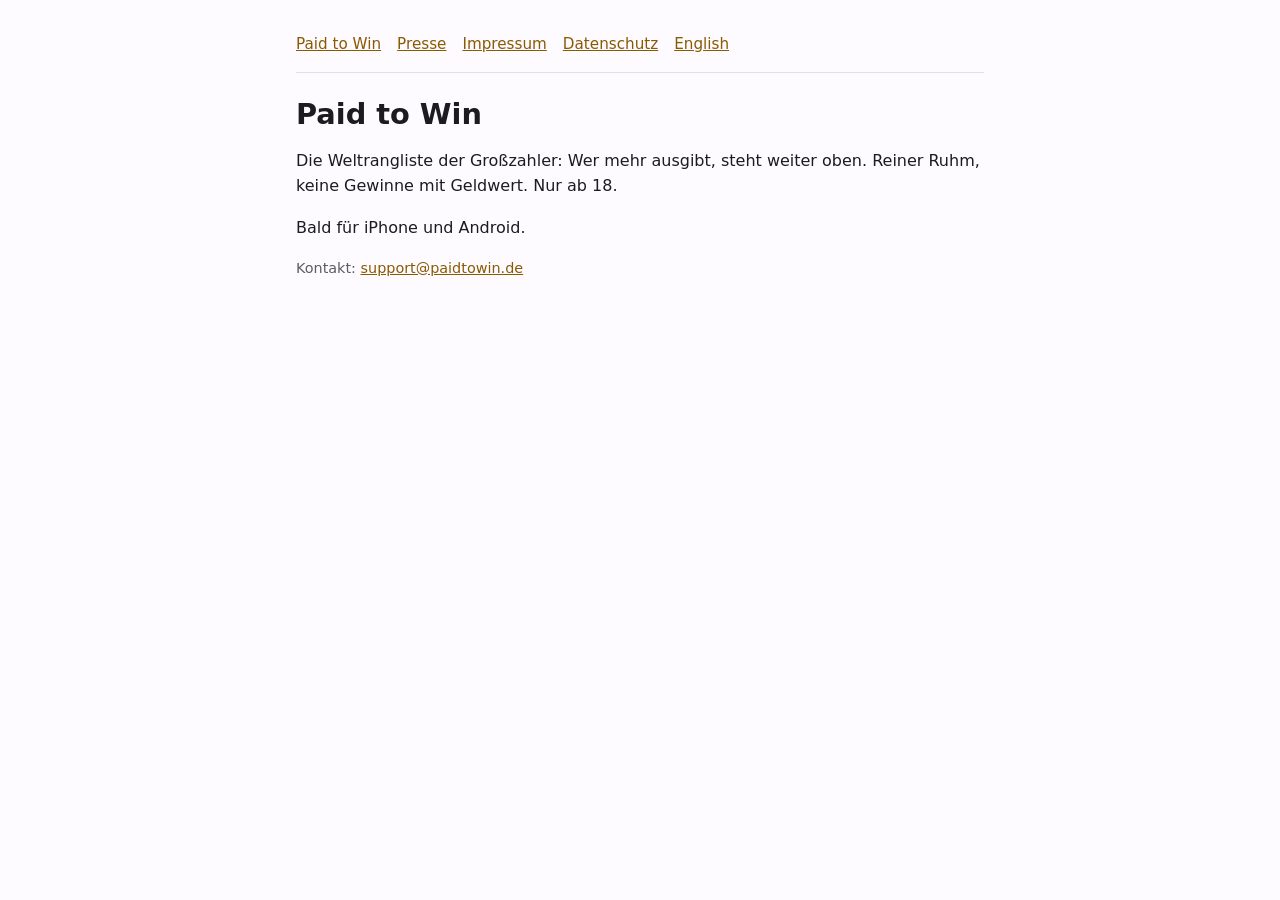
<file: index.html>
<!doctype html>
<html lang="de">
<head>
<meta charset="utf-8">
<meta name="viewport" content="width=device-width, initial-scale=1">
<title>Paid to Win</title>
<link rel="stylesheet" href="/stil.css">
</head>
<body>
<main>
<nav><a href="/">Paid to Win</a><a href="/presse/">Presse</a><a href="/impressum/">Impressum</a><a href="/datenschutz/">Datenschutz</a><a href="/en/">English</a></nav>
<h1>Paid to Win</h1>
<p>Die Weltrangliste der Großzahler: Wer mehr ausgibt, steht weiter oben. Reiner Ruhm, keine Gewinne mit Geldwert. Nur ab 18.</p>
<p>Bald für iPhone und Android.</p>
<p class="leise">Kontakt: <a href="mailto:support@paidtowin.de">support@paidtowin.de</a></p>
</main>
</body>
</html>
</file>
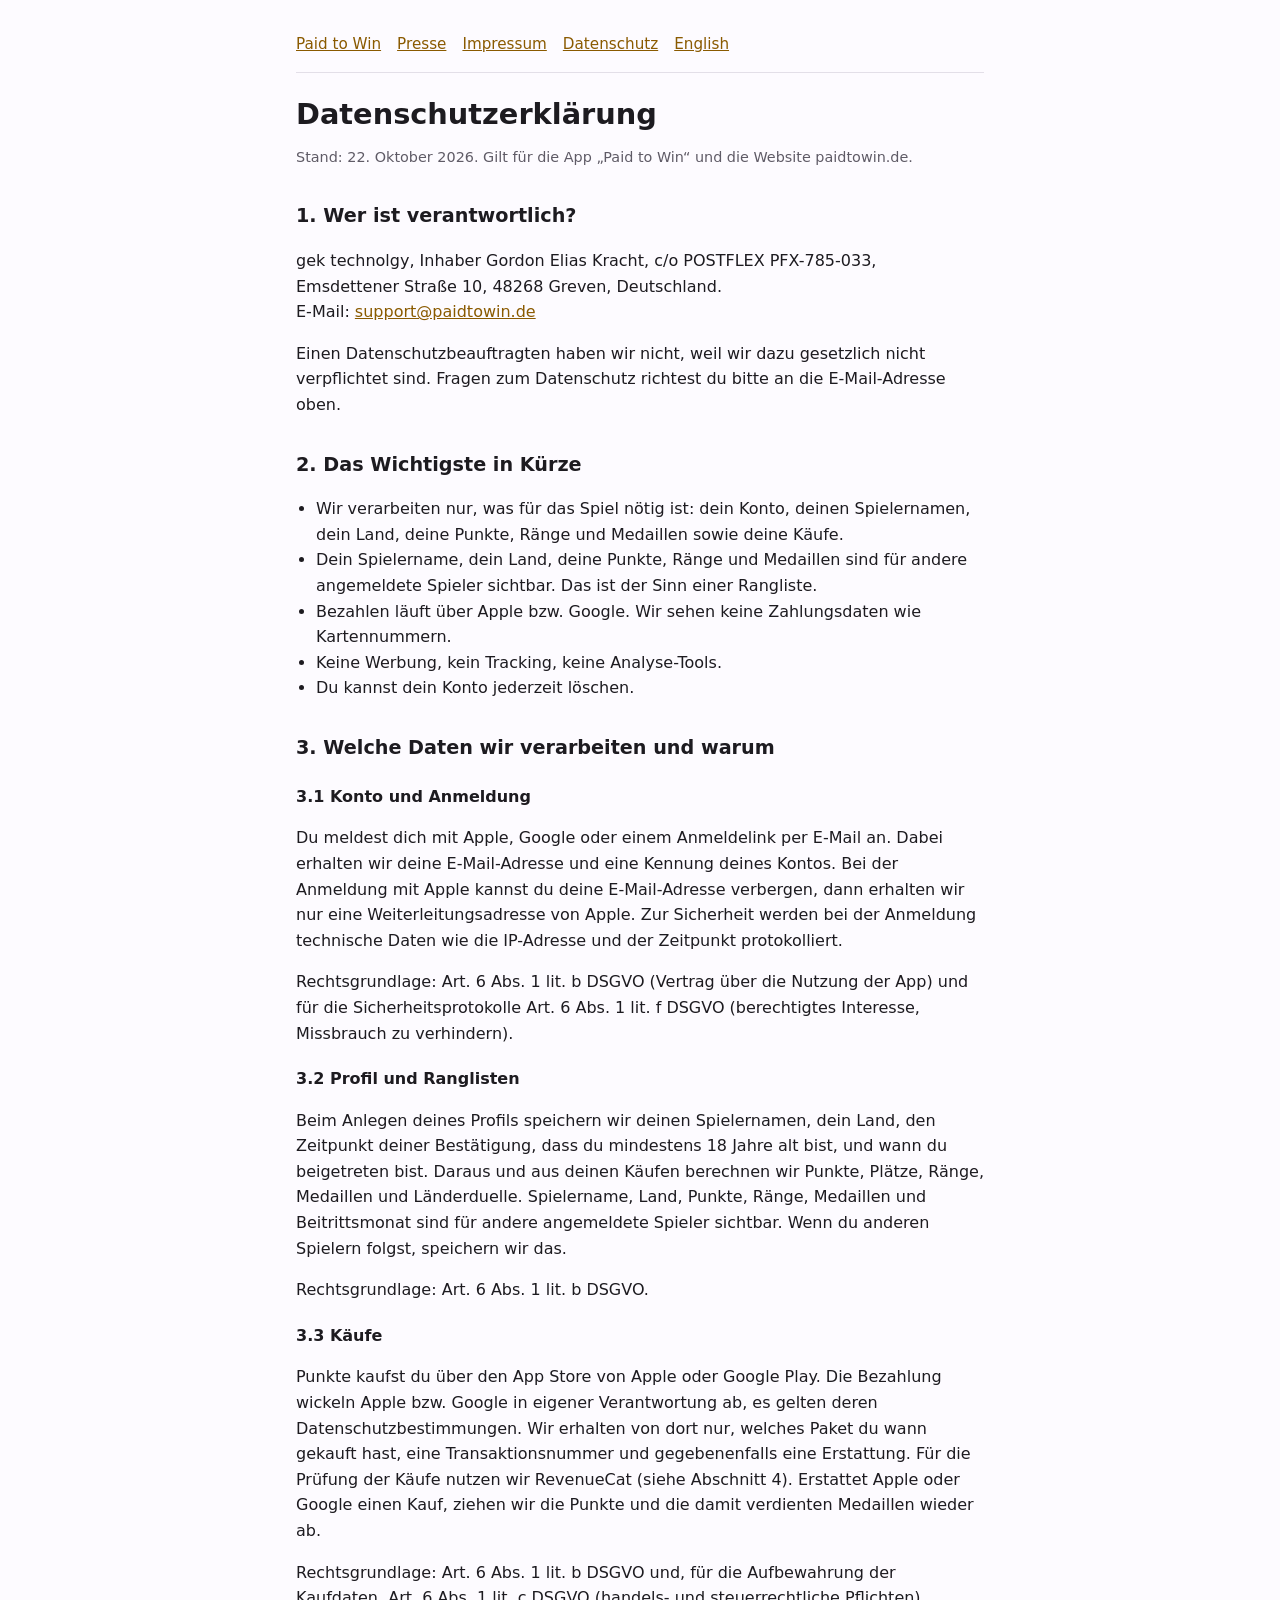
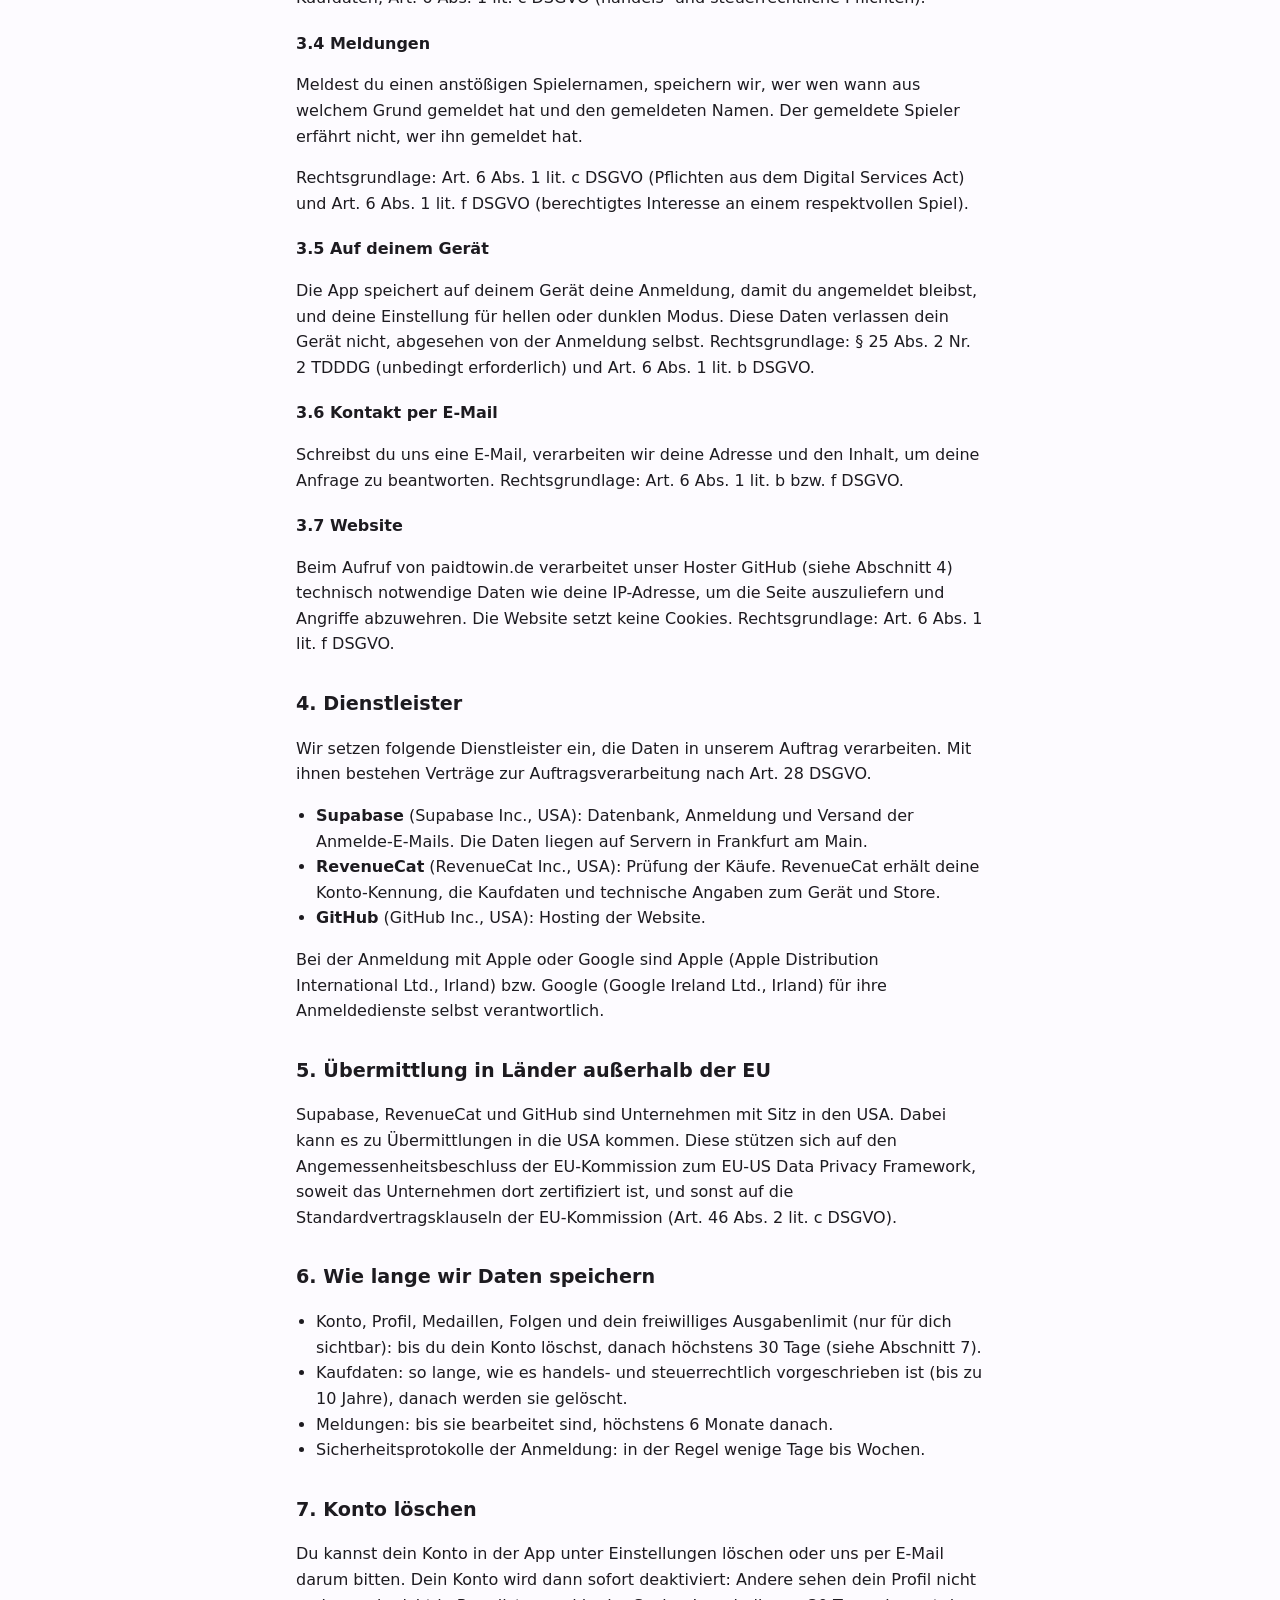
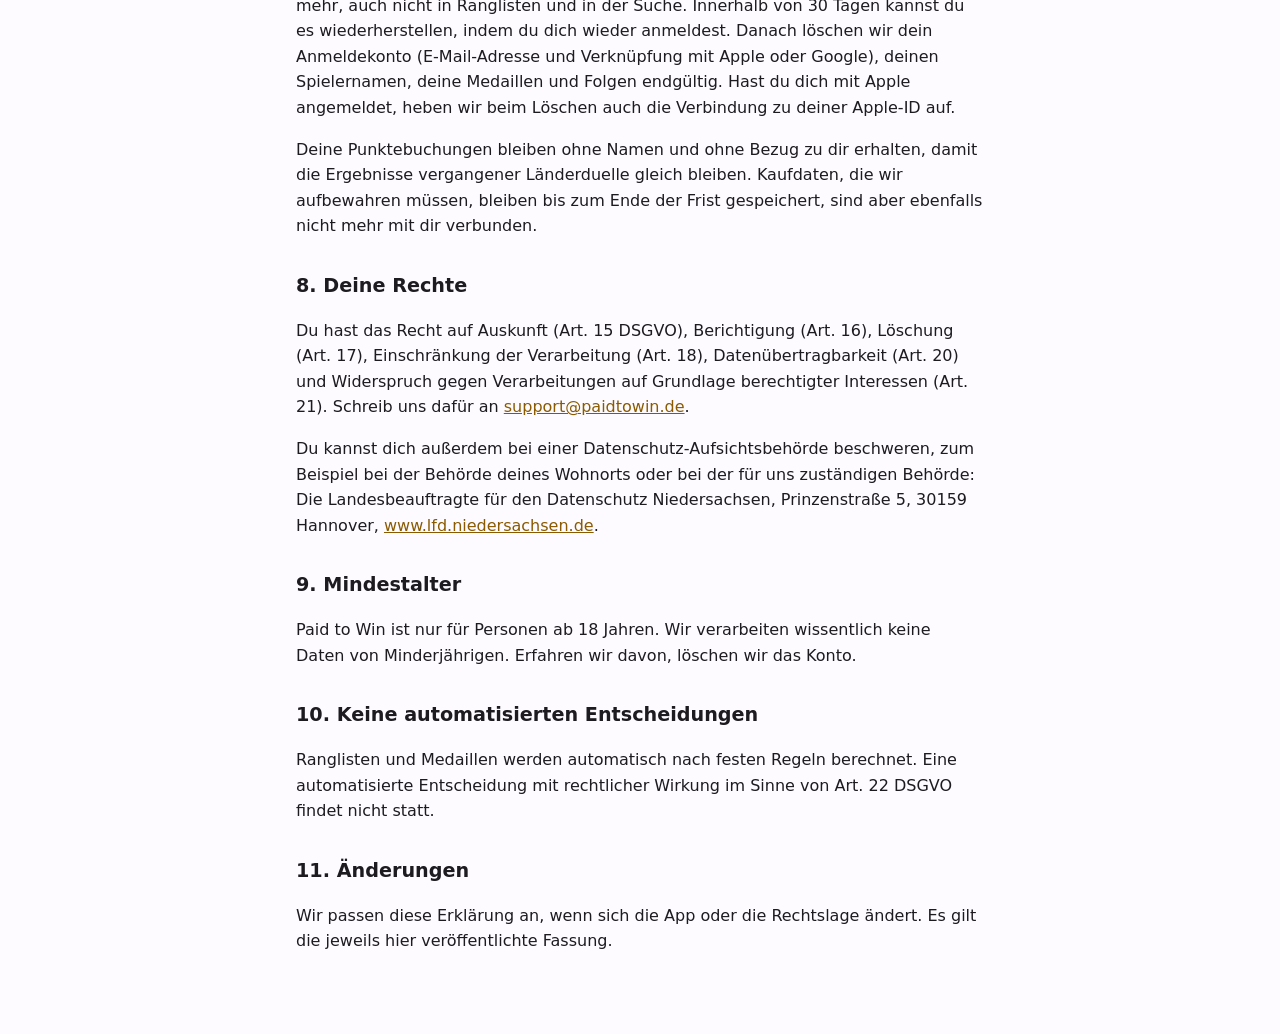
<file: datenschutz/index.html>
<!doctype html>
<html lang="de">
<head>
<meta charset="utf-8">
<meta name="viewport" content="width=device-width, initial-scale=1">
<title>Datenschutzerklärung – Paid to Win</title>
<link rel="stylesheet" href="/stil.css">
</head>
<body>
<main>
<nav><a href="/">Paid to Win</a><a href="/presse/">Presse</a><a href="/impressum/">Impressum</a><a href="/datenschutz/">Datenschutz</a><a href="/en/">English</a></nav>
<h1>Datenschutzerklärung</h1>
<p class="leise">Stand: 22. Oktober 2026. Gilt für die App „Paid to Win“ und die Website paidtowin.de.</p>

<h2>1. Wer ist verantwortlich?</h2>
<p>gek technolgy, Inhaber Gordon Elias Kracht, c/o POSTFLEX PFX-785-033, Emsdettener Straße 10, 48268 Greven, Deutschland.<br>
E-Mail: <a href="mailto:support@paidtowin.de">support@paidtowin.de</a></p>
<p>Einen Datenschutzbeauftragten haben wir nicht, weil wir dazu gesetzlich nicht verpflichtet sind. Fragen zum Datenschutz richtest du bitte an die E-Mail-Adresse oben.</p>

<h2>2. Das Wichtigste in Kürze</h2>
<ul>
<li>Wir verarbeiten nur, was für das Spiel nötig ist: dein Konto, deinen Spielernamen, dein Land, deine Punkte, Ränge und Medaillen sowie deine Käufe.</li>
<li>Dein Spielername, dein Land, deine Punkte, Ränge und Medaillen sind für andere angemeldete Spieler sichtbar. Das ist der Sinn einer Rangliste.</li>
<li>Bezahlen läuft über Apple bzw. Google. Wir sehen keine Zahlungsdaten wie Kartennummern.</li>
<li>Keine Werbung, kein Tracking, keine Analyse-Tools.</li>
<li>Du kannst dein Konto jederzeit löschen.</li>
</ul>

<h2>3. Welche Daten wir verarbeiten und warum</h2>

<h3>3.1 Konto und Anmeldung</h3>
<p>Du meldest dich mit Apple, Google oder einem Anmeldelink per E-Mail an. Dabei erhalten wir deine E-Mail-Adresse und eine Kennung deines Kontos. Bei der Anmeldung mit Apple kannst du deine E-Mail-Adresse verbergen, dann erhalten wir nur eine Weiterleitungsadresse von Apple. Zur Sicherheit werden bei der Anmeldung technische Daten wie die IP-Adresse und der Zeitpunkt protokolliert.</p>
<p>Rechtsgrundlage: Art. 6 Abs. 1 lit. b DSGVO (Vertrag über die Nutzung der App) und für die Sicherheitsprotokolle Art. 6 Abs. 1 lit. f DSGVO (berechtigtes Interesse, Missbrauch zu verhindern).</p>

<h3>3.2 Profil und Ranglisten</h3>
<p>Beim Anlegen deines Profils speichern wir deinen Spielernamen, dein Land, den Zeitpunkt deiner Bestätigung, dass du mindestens 18 Jahre alt bist, und wann du beigetreten bist. Daraus und aus deinen Käufen berechnen wir Punkte, Plätze, Ränge, Medaillen und Länderduelle. Spielername, Land, Punkte, Ränge, Medaillen und Beitrittsmonat sind für andere angemeldete Spieler sichtbar. Wenn du anderen Spielern folgst, speichern wir das.</p>
<p>Rechtsgrundlage: Art. 6 Abs. 1 lit. b DSGVO.</p>

<h3>3.3 Käufe</h3>
<p>Punkte kaufst du über den App Store von Apple oder Google Play. Die Bezahlung wickeln Apple bzw. Google in eigener Verantwortung ab, es gelten deren Datenschutzbestimmungen. Wir erhalten von dort nur, welches Paket du wann gekauft hast, eine Transaktionsnummer und gegebenenfalls eine Erstattung. Für die Prüfung der Käufe nutzen wir RevenueCat (siehe Abschnitt 4). Erstattet Apple oder Google einen Kauf, ziehen wir die Punkte und die damit verdienten Medaillen wieder ab.</p>
<p>Rechtsgrundlage: Art. 6 Abs. 1 lit. b DSGVO und, für die Aufbewahrung der Kaufdaten, Art. 6 Abs. 1 lit. c DSGVO (handels- und steuerrechtliche Pflichten).</p>

<h3>3.4 Meldungen</h3>
<p>Meldest du einen anstößigen Spielernamen, speichern wir, wer wen wann aus welchem Grund gemeldet hat und den gemeldeten Namen. Der gemeldete Spieler erfährt nicht, wer ihn gemeldet hat.</p>
<p>Rechtsgrundlage: Art. 6 Abs. 1 lit. c DSGVO (Pflichten aus dem Digital Services Act) und Art. 6 Abs. 1 lit. f DSGVO (berechtigtes Interesse an einem respektvollen Spiel).</p>

<h3>3.5 Auf deinem Gerät</h3>
<p>Die App speichert auf deinem Gerät deine Anmeldung, damit du angemeldet bleibst, und deine Einstellung für hellen oder dunklen Modus. Diese Daten verlassen dein Gerät nicht, abgesehen von der Anmeldung selbst. Rechtsgrundlage: § 25 Abs. 2 Nr. 2 TDDDG (unbedingt erforderlich) und Art. 6 Abs. 1 lit. b DSGVO.</p>

<h3>3.6 Kontakt per E-Mail</h3>
<p>Schreibst du uns eine E-Mail, verarbeiten wir deine Adresse und den Inhalt, um deine Anfrage zu beantworten. Rechtsgrundlage: Art. 6 Abs. 1 lit. b bzw. f DSGVO.</p>

<h3>3.7 Website</h3>
<p>Beim Aufruf von paidtowin.de verarbeitet unser Hoster GitHub (siehe Abschnitt 4) technisch notwendige Daten wie deine IP-Adresse, um die Seite auszuliefern und Angriffe abzuwehren. Die Website setzt keine Cookies. Rechtsgrundlage: Art. 6 Abs. 1 lit. f DSGVO.</p>

<h2>4. Dienstleister</h2>
<p>Wir setzen folgende Dienstleister ein, die Daten in unserem Auftrag verarbeiten. Mit ihnen bestehen Verträge zur Auftragsverarbeitung nach Art. 28 DSGVO.</p>
<ul>
<li><strong>Supabase</strong> (Supabase Inc., USA): Datenbank, Anmeldung und Versand der Anmelde-E-Mails. Die Daten liegen auf Servern in Frankfurt am Main.</li>
<li><strong>RevenueCat</strong> (RevenueCat Inc., USA): Prüfung der Käufe. RevenueCat erhält deine Konto-Kennung, die Kaufdaten und technische Angaben zum Gerät und Store.</li>
<li><strong>GitHub</strong> (GitHub Inc., USA): Hosting der Website.</li>
</ul>
<p>Bei der Anmeldung mit Apple oder Google sind Apple (Apple Distribution International Ltd., Irland) bzw. Google (Google Ireland Ltd., Irland) für ihre Anmeldedienste selbst verantwortlich.</p>

<h2>5. Übermittlung in Länder außerhalb der EU</h2>
<p>Supabase, RevenueCat und GitHub sind Unternehmen mit Sitz in den USA. Dabei kann es zu Übermittlungen in die USA kommen. Diese stützen sich auf den Angemessenheitsbeschluss der EU-Kommission zum EU-US Data Privacy Framework, soweit das Unternehmen dort zertifiziert ist, und sonst auf die Standardvertragsklauseln der EU-Kommission (Art. 46 Abs. 2 lit. c DSGVO).</p>

<h2>6. Wie lange wir Daten speichern</h2>
<ul>
<li>Konto, Profil, Medaillen, Folgen und dein freiwilliges Ausgabenlimit (nur für dich sichtbar): bis du dein Konto löschst, danach höchstens 30 Tage (siehe Abschnitt 7).</li>
<li>Kaufdaten: so lange, wie es handels- und steuerrechtlich vorgeschrieben ist (bis zu 10 Jahre), danach werden sie gelöscht.</li>
<li>Meldungen: bis sie bearbeitet sind, höchstens 6 Monate danach.</li>
<li>Sicherheitsprotokolle der Anmeldung: in der Regel wenige Tage bis Wochen.</li>
</ul>

<h2>7. Konto löschen</h2>
<p>Du kannst dein Konto in der App unter Einstellungen löschen oder uns per E-Mail darum bitten. Dein Konto wird dann sofort deaktiviert: Andere sehen dein Profil nicht mehr, auch nicht in Ranglisten und in der Suche. Innerhalb von 30 Tagen kannst du es wiederherstellen, indem du dich wieder anmeldest. Danach löschen wir dein Anmeldekonto (E-Mail-Adresse und Verknüpfung mit Apple oder Google), deinen Spielernamen, deine Medaillen und Folgen endgültig. Hast du dich mit Apple angemeldet, heben wir beim Löschen auch die Verbindung zu deiner Apple-ID auf.</p>
<p>Deine Punktebuchungen bleiben ohne Namen und ohne Bezug zu dir erhalten, damit die Ergebnisse vergangener Länderduelle gleich bleiben. Kaufdaten, die wir aufbewahren müssen, bleiben bis zum Ende der Frist gespeichert, sind aber ebenfalls nicht mehr mit dir verbunden.</p>

<h2>8. Deine Rechte</h2>
<p>Du hast das Recht auf Auskunft (Art. 15 DSGVO), Berichtigung (Art. 16), Löschung (Art. 17), Einschränkung der Verarbeitung (Art. 18), Datenübertragbarkeit (Art. 20) und Widerspruch gegen Verarbeitungen auf Grundlage berechtigter Interessen (Art. 21). Schreib uns dafür an <a href="mailto:support@paidtowin.de">support@paidtowin.de</a>.</p>
<p>Du kannst dich außerdem bei einer Datenschutz-Aufsichtsbehörde beschweren, zum Beispiel bei der Behörde deines Wohnorts oder bei der für uns zuständigen Behörde: Die Landesbeauftragte für den Datenschutz Niedersachsen, Prinzenstraße 5, 30159 Hannover, <a href="https://www.lfd.niedersachsen.de">www.lfd.niedersachsen.de</a>.</p>

<h2>9. Mindestalter</h2>
<p>Paid to Win ist nur für Personen ab 18 Jahren. Wir verarbeiten wissentlich keine Daten von Minderjährigen. Erfahren wir davon, löschen wir das Konto.</p>

<h2>10. Keine automatisierten Entscheidungen</h2>
<p>Ranglisten und Medaillen werden automatisch nach festen Regeln berechnet. Eine automatisierte Entscheidung mit rechtlicher Wirkung im Sinne von Art. 22 DSGVO findet nicht statt.</p>

<h2>11. Änderungen</h2>
<p>Wir passen diese Erklärung an, wenn sich die App oder die Rechtslage ändert. Es gilt die jeweils hier veröffentlichte Fassung.</p>
</main>
</body>
</html>
</file>
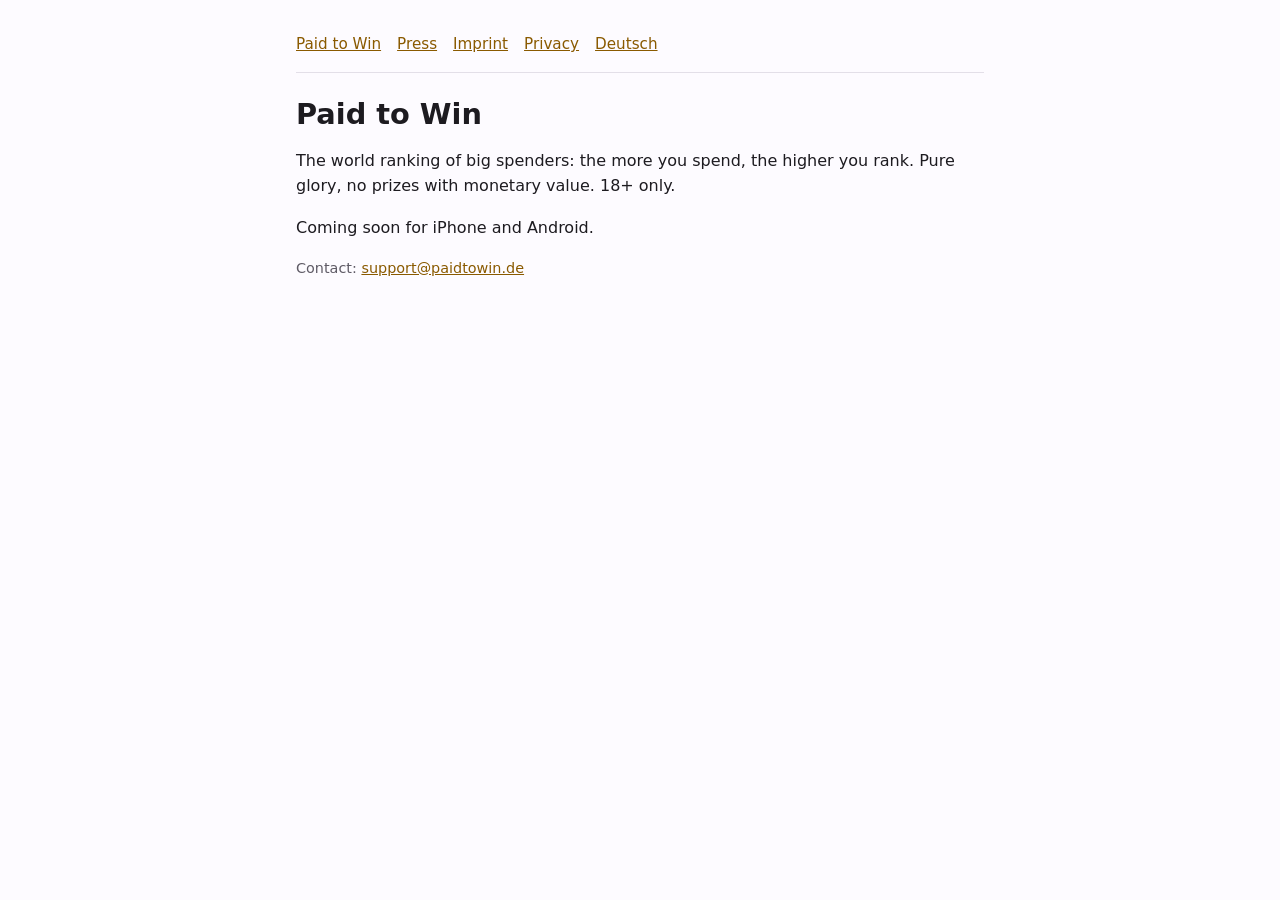
<file: en/index.html>
<!doctype html>
<html lang="en">
<head>
<meta charset="utf-8">
<meta name="viewport" content="width=device-width, initial-scale=1">
<title>Paid to Win</title>
<link rel="stylesheet" href="/stil.css">
</head>
<body>
<main>
<nav><a href="/en/">Paid to Win</a><a href="/en/press/">Press</a><a href="/en/imprint/">Imprint</a><a href="/en/privacy/">Privacy</a><a href="/">Deutsch</a></nav>
<h1>Paid to Win</h1>
<p>The world ranking of big spenders: the more you spend, the higher you rank. Pure glory, no prizes with monetary value. 18+ only.</p>
<p>Coming soon for iPhone and Android.</p>
<p class="leise">Contact: <a href="mailto:support@paidtowin.de">support@paidtowin.de</a></p>
</main>
</body>
</html>
</file>
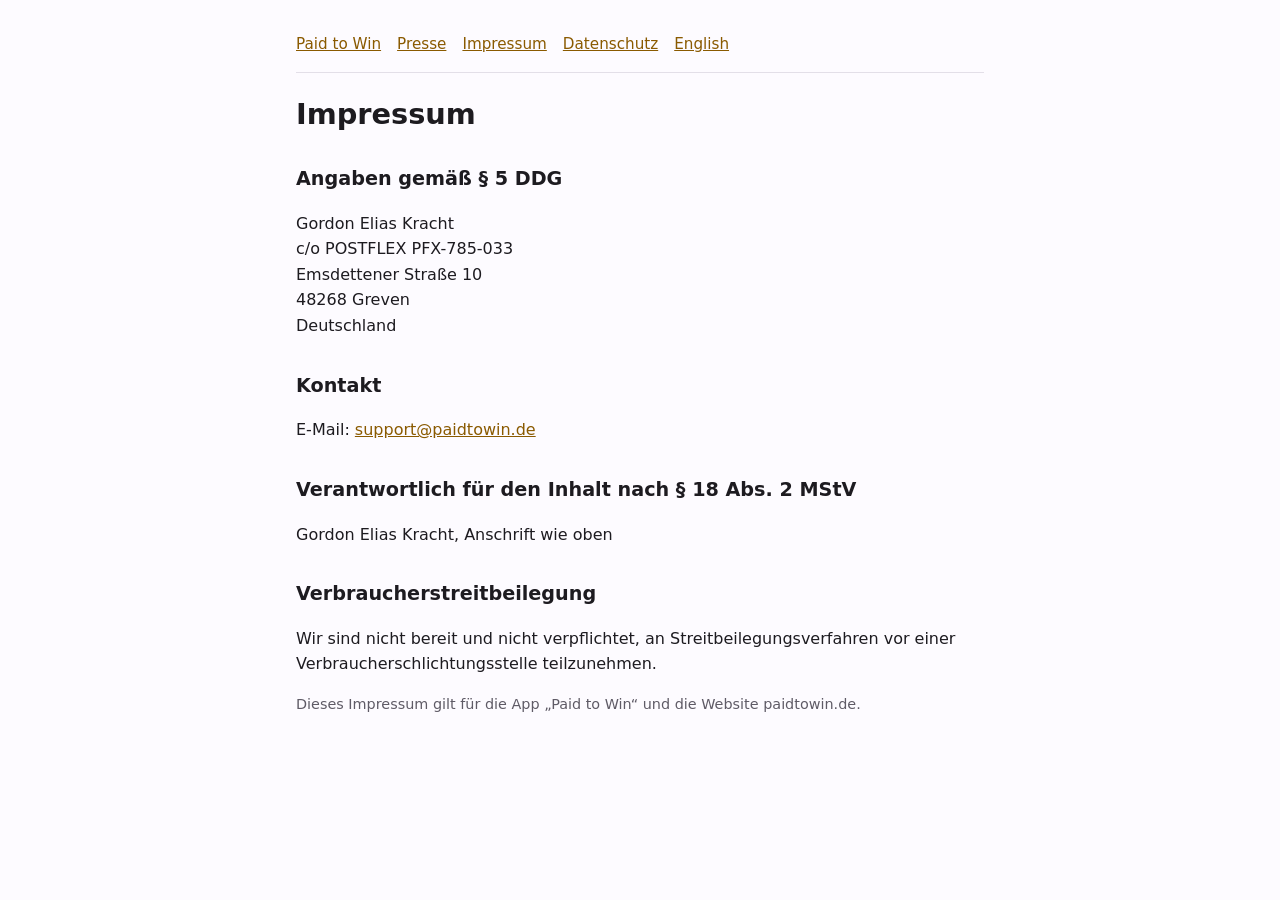
<file: impressum/index.html>
<!doctype html>
<html lang="de">
<head>
<meta charset="utf-8">
<meta name="viewport" content="width=device-width, initial-scale=1">
<title>Impressum – Paid to Win</title>
<link rel="stylesheet" href="/stil.css">
</head>
<body>
<main>
<nav><a href="/">Paid to Win</a><a href="/presse/">Presse</a><a href="/impressum/">Impressum</a><a href="/datenschutz/">Datenschutz</a><a href="/en/">English</a></nav>
<h1>Impressum</h1>

<h2>Angaben gemäß § 5 DDG</h2>
<p>Gordon Elias Kracht<br>
c/o POSTFLEX PFX-785-033<br>
Emsdettener Straße 10<br>
48268 Greven<br>
Deutschland</p>

<h2>Kontakt</h2>
<p>E-Mail: <a href="mailto:support@paidtowin.de">support@paidtowin.de</a></p>

<h2>Verantwortlich für den Inhalt nach § 18 Abs. 2 MStV</h2>
<p>Gordon Elias Kracht, Anschrift wie oben</p>

<h2>Verbraucherstreitbeilegung</h2>
<p>Wir sind nicht bereit und nicht verpflichtet, an Streitbeilegungsverfahren vor einer Verbraucherschlichtungsstelle teilzunehmen.</p>

<p class="leise">Dieses Impressum gilt für die App „Paid to Win“ und die Website paidtowin.de.</p>
</main>
</body>
</html>
</file>
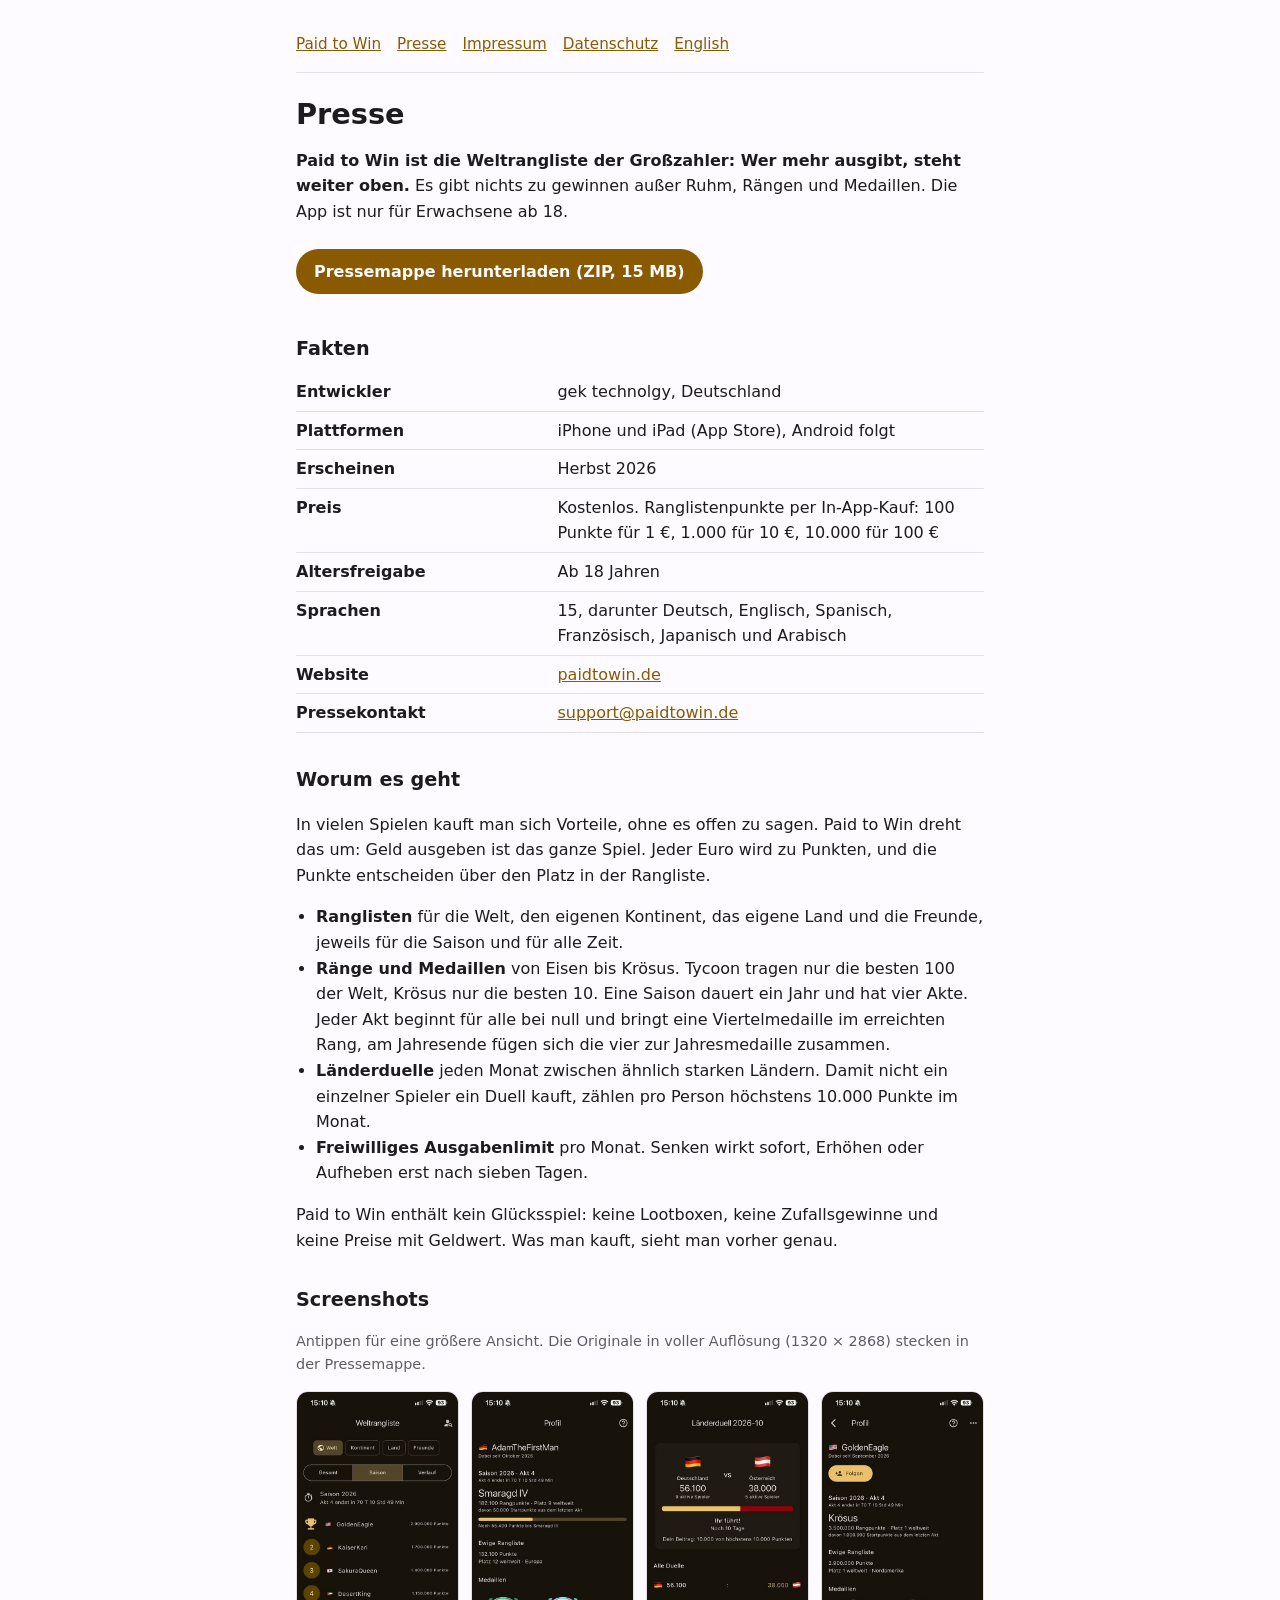
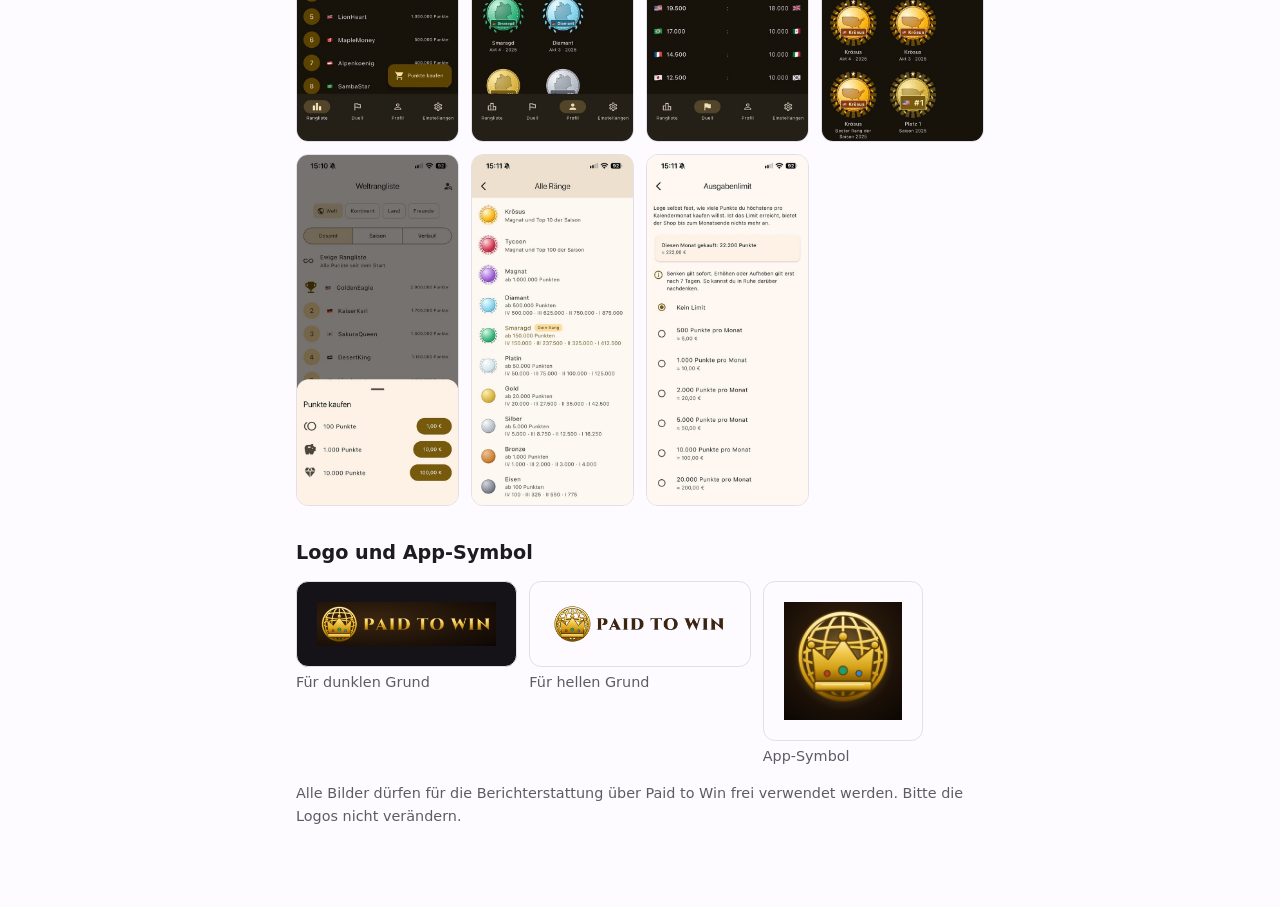
<file: presse/index.html>
<!doctype html>
<html lang="de">
<head>
<meta charset="utf-8">
<meta name="viewport" content="width=device-width, initial-scale=1">
<title>Presse – Paid to Win</title>
<meta name="description" content="Pressemappe zu Paid to Win: Fakten, Beschreibung, Screenshots, Logos und Kontakt.">
<link rel="stylesheet" href="/stil.css">
</head>
<body>
<main>
<nav><a href="/">Paid to Win</a><a href="/presse/">Presse</a><a href="/impressum/">Impressum</a><a href="/datenschutz/">Datenschutz</a><a href="/en/press/">English</a></nav>
<h1>Presse</h1>
<p><strong>Paid to Win ist die Weltrangliste der Großzahler: Wer mehr ausgibt, steht weiter oben.</strong> Es gibt nichts zu gewinnen außer Ruhm, Rängen und Medaillen. Die App ist nur für Erwachsene ab 18.</p>
<p><a class="knopf" href="/presse/paid-to-win-pressemappe.zip">Pressemappe herunterladen (ZIP, 15 MB)</a></p>

<h2>Fakten</h2>
<table class="fakten">
<tr><th>Entwickler</th><td>gek technolgy, Deutschland</td></tr>
<tr><th>Plattformen</th><td>iPhone und iPad (App Store), Android folgt</td></tr>
<tr><th>Erscheinen</th><td>Herbst 2026</td></tr>
<tr><th>Preis</th><td>Kostenlos. Ranglistenpunkte per In-App-Kauf: 100 Punkte für 1 €, 1.000 für 10 €, 10.000 für 100 €</td></tr>
<tr><th>Altersfreigabe</th><td>Ab 18 Jahren</td></tr>
<tr><th>Sprachen</th><td>15, darunter Deutsch, Englisch, Spanisch, Französisch, Japanisch und Arabisch</td></tr>
<tr><th>Website</th><td><a href="https://paidtowin.de">paidtowin.de</a></td></tr>
<tr><th>Pressekontakt</th><td><a href="mailto:support@paidtowin.de">support@paidtowin.de</a></td></tr>
</table>

<h2>Worum es geht</h2>
<p>In vielen Spielen kauft man sich Vorteile, ohne es offen zu sagen. Paid to Win dreht das um: Geld ausgeben ist das ganze Spiel. Jeder Euro wird zu Punkten, und die Punkte entscheiden über den Platz in der Rangliste.</p>
<ul>
<li><strong>Ranglisten</strong> für die Welt, den eigenen Kontinent, das eigene Land und die Freunde, jeweils für die Saison und für alle Zeit.</li>
<li><strong>Ränge und Medaillen</strong> von Eisen bis Krösus. Tycoon tragen nur die besten 100 der Welt, Krösus nur die besten 10. Eine Saison dauert ein Jahr und hat vier Akte. Jeder Akt beginnt für alle bei null und bringt eine Viertelmedaille im erreichten Rang, am Jahresende fügen sich die vier zur Jahresmedaille zusammen.</li>
<li><strong>Länderduelle</strong> jeden Monat zwischen ähnlich starken Ländern. Damit nicht ein einzelner Spieler ein Duell kauft, zählen pro Person höchstens 10.000 Punkte im Monat.</li>
<li><strong>Freiwilliges Ausgabenlimit</strong> pro Monat. Senken wirkt sofort, Erhöhen oder Aufheben erst nach sieben Tagen.</li>
</ul>
<p>Paid to Win enthält kein Glücksspiel: keine Lootboxen, keine Zufallsgewinne und keine Preise mit Geldwert. Was man kauft, sieht man vorher genau.</p>

<h2>Screenshots</h2>
<p class="leise">Antippen für eine größere Ansicht. Die Originale in voller Auflösung (1320 × 2868) stecken in der Pressemappe.</p>
<div class="galerie">
<a href="/presse/bilder/de/1_rangliste.jpg"><img src="/presse/bilder/de/1_rangliste.jpg" alt="Weltrangliste" loading="lazy" width="500" height="1086"></a>
<a href="/presse/bilder/de/2_profil.jpg"><img src="/presse/bilder/de/2_profil.jpg" alt="Eigenes Profil mit Rang und Medaillen" loading="lazy" width="500" height="1086"></a>
<a href="/presse/bilder/de/3_duell.jpg"><img src="/presse/bilder/de/3_duell.jpg" alt="Länderduell" loading="lazy" width="500" height="1086"></a>
<a href="/presse/bilder/de/4_fremdes_profil.jpg"><img src="/presse/bilder/de/4_fremdes_profil.jpg" alt="Profil eines anderen Spielers" loading="lazy" width="500" height="1086"></a>
<a href="/presse/bilder/de/5_shop.jpg"><img src="/presse/bilder/de/5_shop.jpg" alt="Punkte kaufen" loading="lazy" width="500" height="1086"></a>
<a href="/presse/bilder/de/6_raenge.jpg"><img src="/presse/bilder/de/6_raenge.jpg" alt="Alle Ränge" loading="lazy" width="500" height="1086"></a>
<a href="/presse/bilder/de/7_ausgabenlimit.jpg"><img src="/presse/bilder/de/7_ausgabenlimit.jpg" alt="Freiwilliges Ausgabenlimit" loading="lazy" width="500" height="1086"></a>
</div>

<h2>Logo und App-Symbol</h2>
<div class="logos">
<figure><div class="flaeche dunkel"><img src="/presse/bilder/logo_quer_dunkel.png" alt="Schriftzug Paid to Win für dunklen Grund"></div><figcaption>Für dunklen Grund</figcaption></figure>
<figure><div class="flaeche hell"><img src="/presse/bilder/logo_quer_hell.png" alt="Schriftzug Paid to Win für hellen Grund"></div><figcaption>Für hellen Grund</figcaption></figure>
<figure><div class="flaeche hell" style="max-width:160px"><img src="/presse/bilder/app-symbol.png" alt="App-Symbol von Paid to Win"></div><figcaption>App-Symbol</figcaption></figure>
</div>
<p class="leise">Alle Bilder dürfen für die Berichterstattung über Paid to Win frei verwendet werden. Bitte die Logos nicht verändern.</p>
</main>
</body>
</html>
</file>
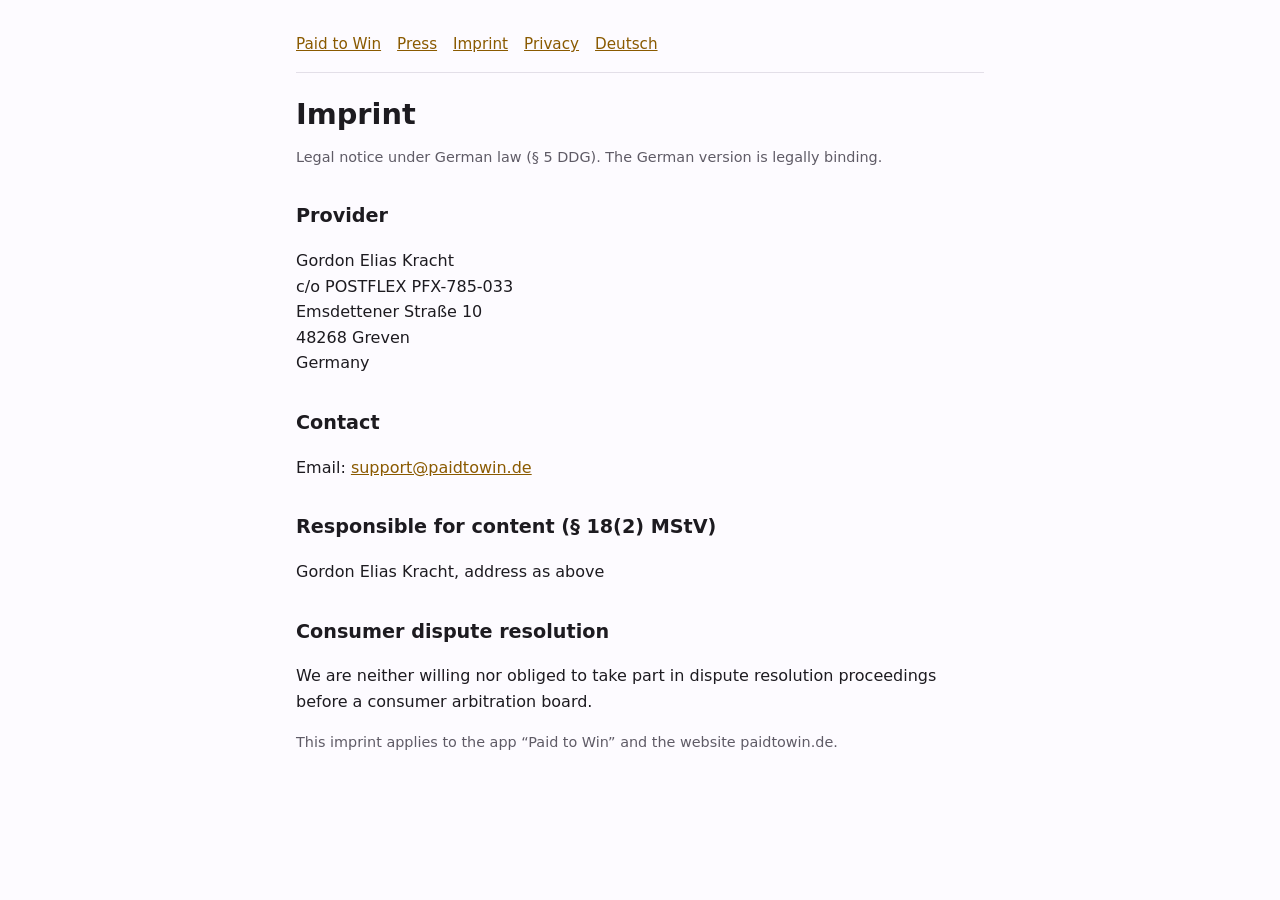
<file: en/imprint/index.html>
<!doctype html>
<html lang="en">
<head>
<meta charset="utf-8">
<meta name="viewport" content="width=device-width, initial-scale=1">
<title>Imprint – Paid to Win</title>
<link rel="stylesheet" href="/stil.css">
</head>
<body>
<main>
<nav><a href="/en/">Paid to Win</a><a href="/en/press/">Press</a><a href="/en/imprint/">Imprint</a><a href="/en/privacy/">Privacy</a><a href="/">Deutsch</a></nav>
<h1>Imprint</h1>
<p class="leise">Legal notice under German law (§ 5 DDG). The German version is legally binding.</p>

<h2>Provider</h2>
<p>Gordon Elias Kracht<br>
c/o POSTFLEX PFX-785-033<br>
Emsdettener Straße 10<br>
48268 Greven<br>
Germany</p>

<h2>Contact</h2>
<p>Email: <a href="mailto:support@paidtowin.de">support@paidtowin.de</a></p>

<h2>Responsible for content (§ 18(2) MStV)</h2>
<p>Gordon Elias Kracht, address as above</p>

<h2>Consumer dispute resolution</h2>
<p>We are neither willing nor obliged to take part in dispute resolution proceedings before a consumer arbitration board.</p>

<p class="leise">This imprint applies to the app “Paid to Win” and the website paidtowin.de.</p>
</main>
</body>
</html>
</file>
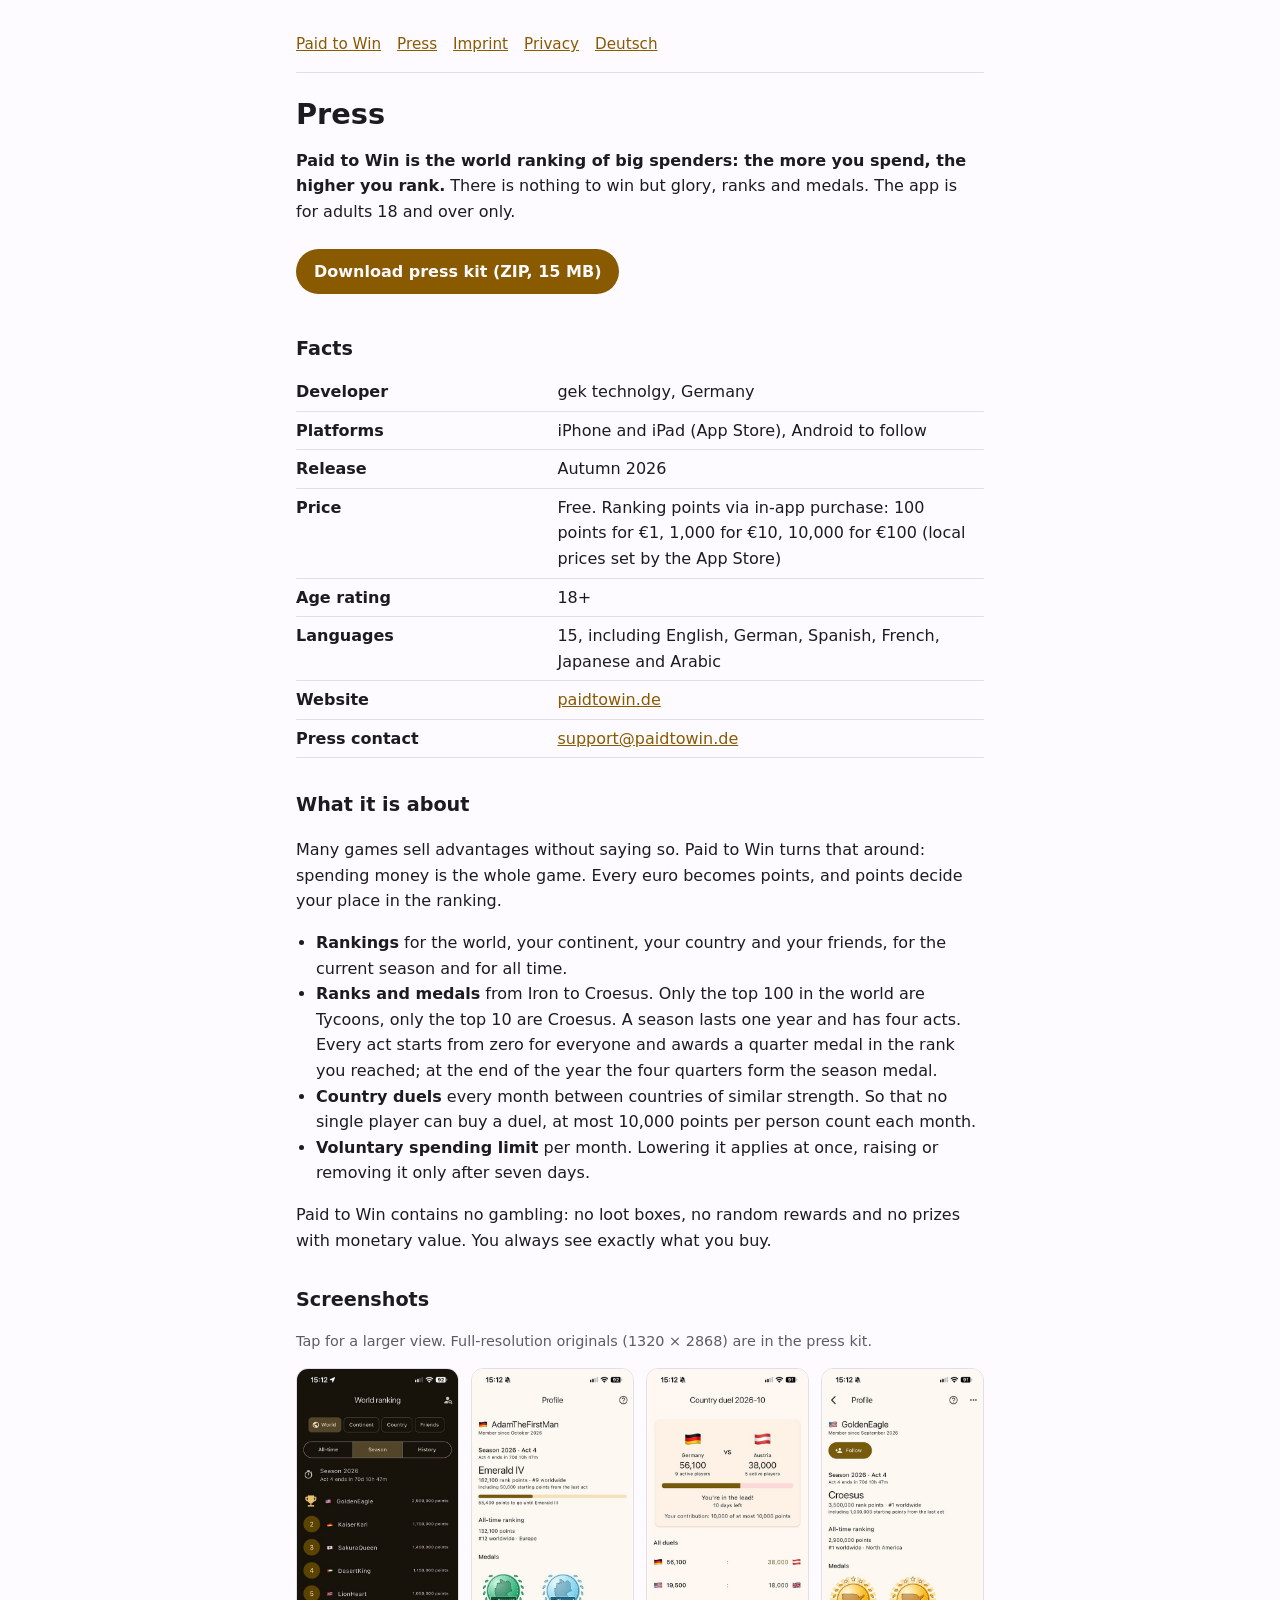
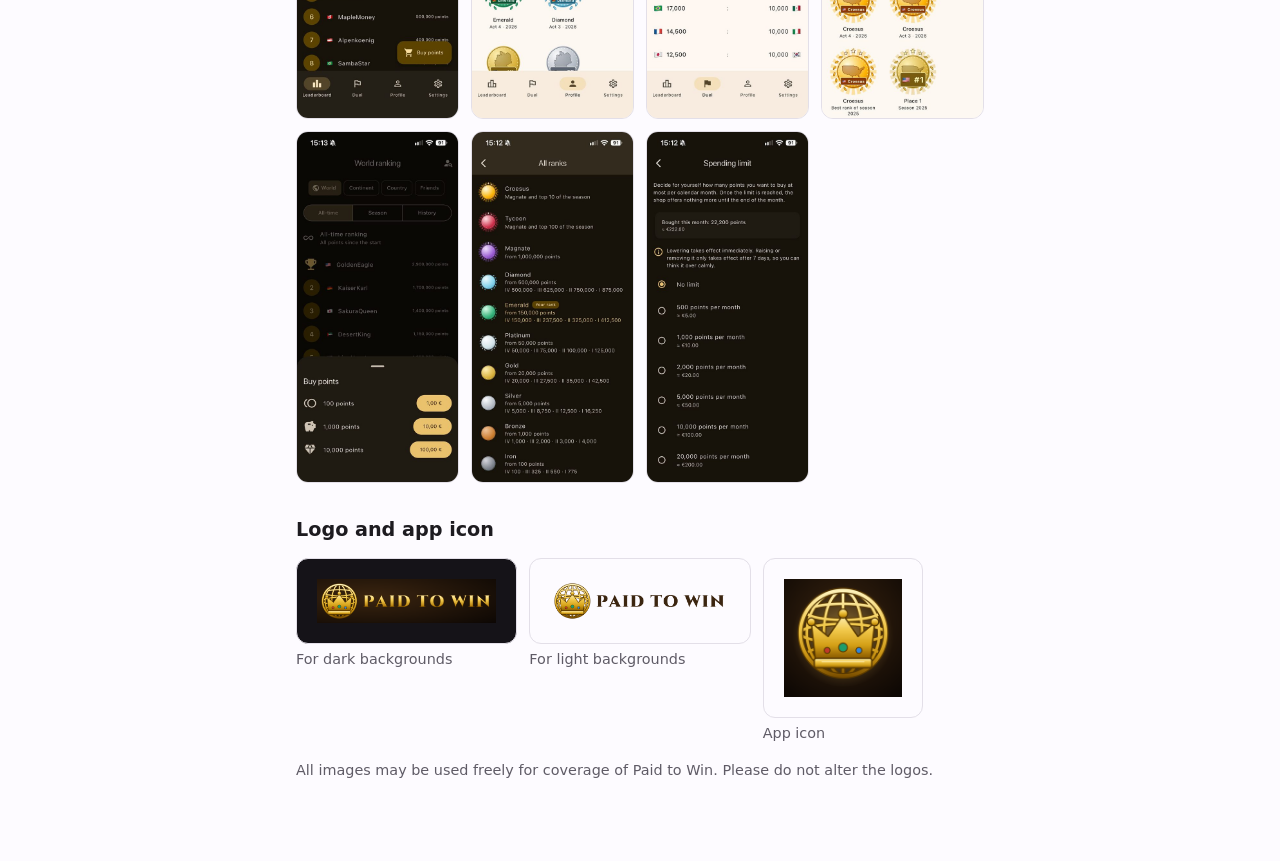
<file: en/press/index.html>
<!doctype html>
<html lang="en">
<head>
<meta charset="utf-8">
<meta name="viewport" content="width=device-width, initial-scale=1">
<title>Press – Paid to Win</title>
<meta name="description" content="Press kit for Paid to Win: facts, description, screenshots, logos and contact.">
<link rel="stylesheet" href="/stil.css">
</head>
<body>
<main>
<nav><a href="/en/">Paid to Win</a><a href="/en/press/">Press</a><a href="/en/imprint/">Imprint</a><a href="/en/privacy/">Privacy</a><a href="/presse/">Deutsch</a></nav>
<h1>Press</h1>
<p><strong>Paid to Win is the world ranking of big spenders: the more you spend, the higher you rank.</strong> There is nothing to win but glory, ranks and medals. The app is for adults 18 and over only.</p>
<p><a class="knopf" href="/presse/paid-to-win-pressemappe.zip">Download press kit (ZIP, 15 MB)</a></p>

<h2>Facts</h2>
<table class="fakten">
<tr><th>Developer</th><td>gek technolgy, Germany</td></tr>
<tr><th>Platforms</th><td>iPhone and iPad (App Store), Android to follow</td></tr>
<tr><th>Release</th><td>Autumn 2026</td></tr>
<tr><th>Price</th><td>Free. Ranking points via in-app purchase: 100 points for €1, 1,000 for €10, 10,000 for €100 (local prices set by the App Store)</td></tr>
<tr><th>Age rating</th><td>18+</td></tr>
<tr><th>Languages</th><td>15, including English, German, Spanish, French, Japanese and Arabic</td></tr>
<tr><th>Website</th><td><a href="https://paidtowin.de/en/">paidtowin.de</a></td></tr>
<tr><th>Press contact</th><td><a href="mailto:support@paidtowin.de">support@paidtowin.de</a></td></tr>
</table>

<h2>What it is about</h2>
<p>Many games sell advantages without saying so. Paid to Win turns that around: spending money is the whole game. Every euro becomes points, and points decide your place in the ranking.</p>
<ul>
<li><strong>Rankings</strong> for the world, your continent, your country and your friends, for the current season and for all time.</li>
<li><strong>Ranks and medals</strong> from Iron to Croesus. Only the top 100 in the world are Tycoons, only the top 10 are Croesus. A season lasts one year and has four acts. Every act starts from zero for everyone and awards a quarter medal in the rank you reached; at the end of the year the four quarters form the season medal.</li>
<li><strong>Country duels</strong> every month between countries of similar strength. So that no single player can buy a duel, at most 10,000 points per person count each month.</li>
<li><strong>Voluntary spending limit</strong> per month. Lowering it applies at once, raising or removing it only after seven days.</li>
</ul>
<p>Paid to Win contains no gambling: no loot boxes, no random rewards and no prizes with monetary value. You always see exactly what you buy.</p>

<h2>Screenshots</h2>
<p class="leise">Tap for a larger view. Full-resolution originals (1320 × 2868) are in the press kit.</p>
<div class="galerie">
<a href="/presse/bilder/en/1_rangliste.jpg"><img src="/presse/bilder/en/1_rangliste.jpg" alt="World ranking" loading="lazy" width="500" height="1086"></a>
<a href="/presse/bilder/en/2_profil.jpg"><img src="/presse/bilder/en/2_profil.jpg" alt="Own profile with rank and medals" loading="lazy" width="500" height="1086"></a>
<a href="/presse/bilder/en/3_duell.jpg"><img src="/presse/bilder/en/3_duell.jpg" alt="Country duel" loading="lazy" width="500" height="1086"></a>
<a href="/presse/bilder/en/4_fremdes_profil.jpg"><img src="/presse/bilder/en/4_fremdes_profil.jpg" alt="Another player's profile" loading="lazy" width="500" height="1086"></a>
<a href="/presse/bilder/en/5_shop.jpg"><img src="/presse/bilder/en/5_shop.jpg" alt="Buy points" loading="lazy" width="500" height="1086"></a>
<a href="/presse/bilder/en/6_raenge.jpg"><img src="/presse/bilder/en/6_raenge.jpg" alt="All ranks" loading="lazy" width="500" height="1086"></a>
<a href="/presse/bilder/en/7_ausgabenlimit.jpg"><img src="/presse/bilder/en/7_ausgabenlimit.jpg" alt="Voluntary spending limit" loading="lazy" width="500" height="1086"></a>
</div>

<h2>Logo and app icon</h2>
<div class="logos">
<figure><div class="flaeche dunkel"><img src="/presse/bilder/logo_quer_dunkel.png" alt="Paid to Win wordmark for dark backgrounds"></div><figcaption>For dark backgrounds</figcaption></figure>
<figure><div class="flaeche hell"><img src="/presse/bilder/logo_quer_hell.png" alt="Paid to Win wordmark for light backgrounds"></div><figcaption>For light backgrounds</figcaption></figure>
<figure><div class="flaeche hell" style="max-width:160px"><img src="/presse/bilder/app-symbol.png" alt="Paid to Win app icon"></div><figcaption>App icon</figcaption></figure>
</div>
<p class="leise">All images may be used freely for coverage of Paid to Win. Please do not alter the logos.</p>
</main>
</body>
</html>
</file>
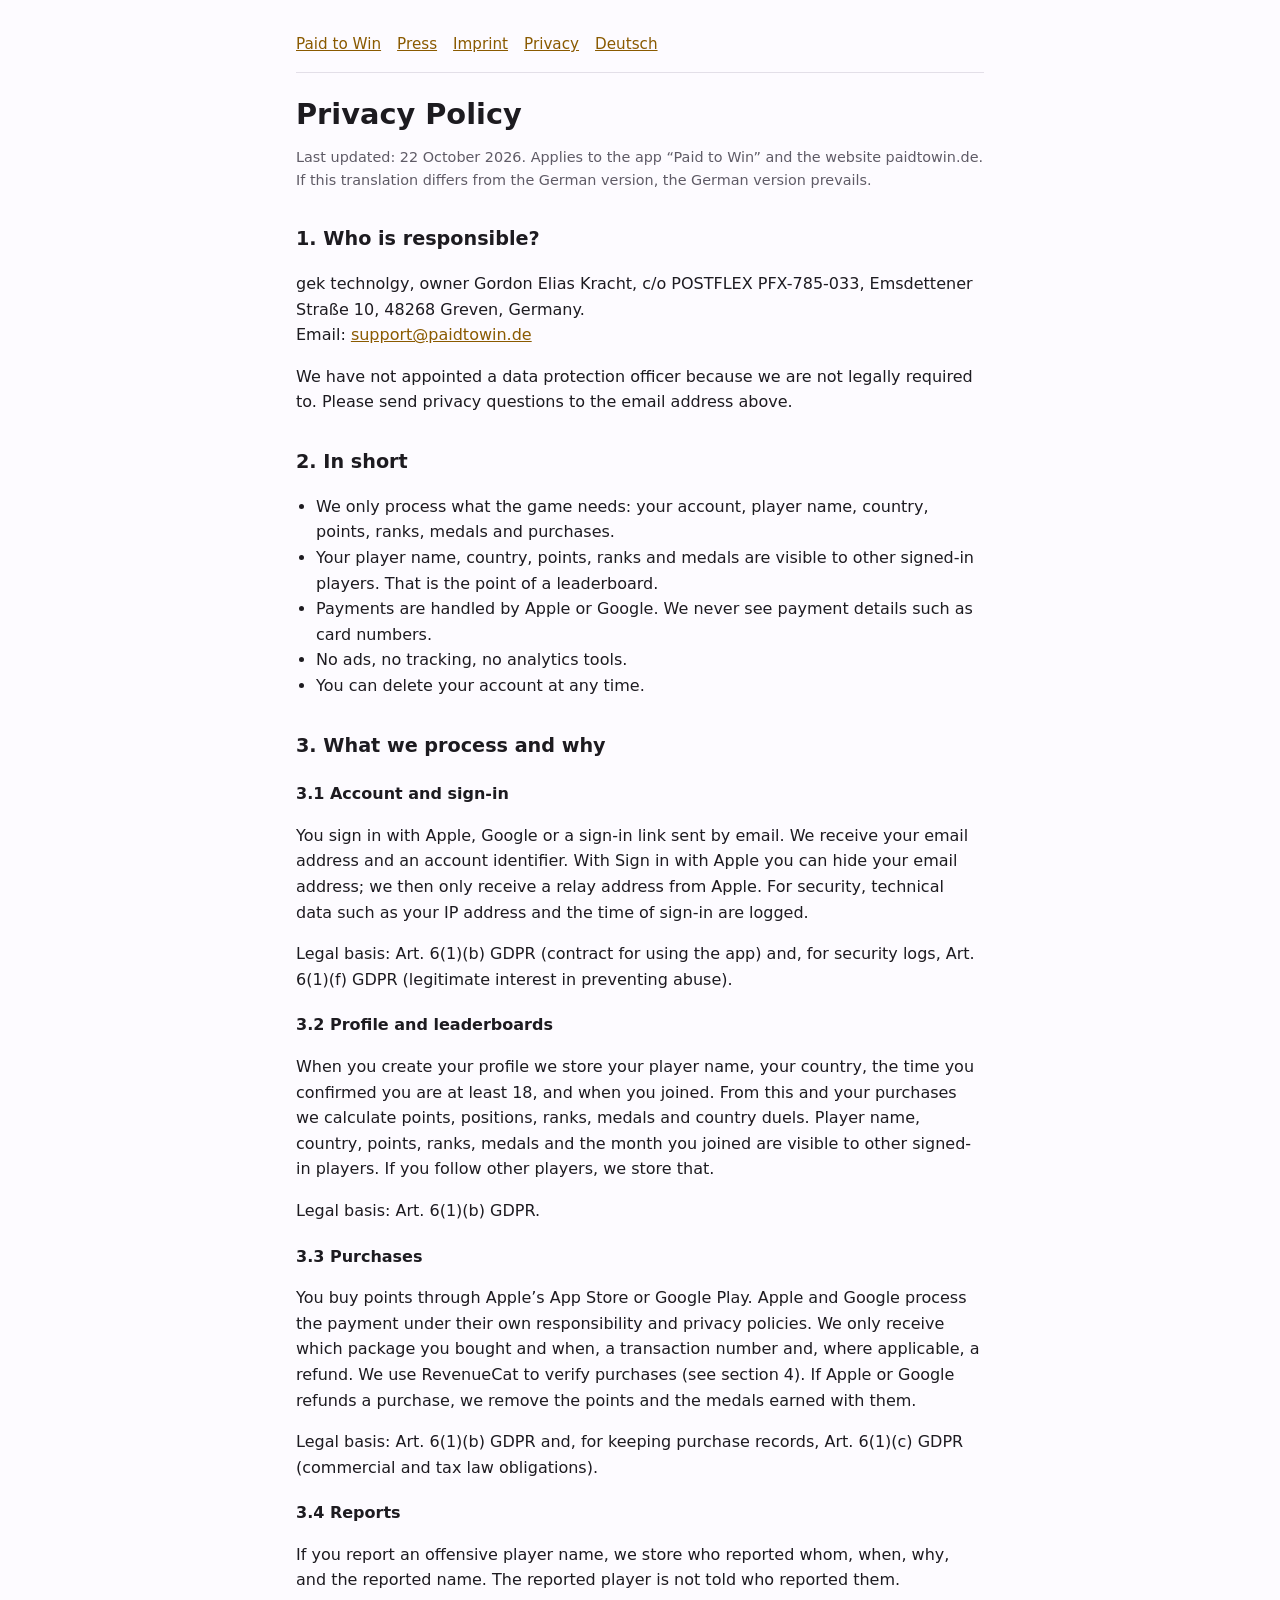
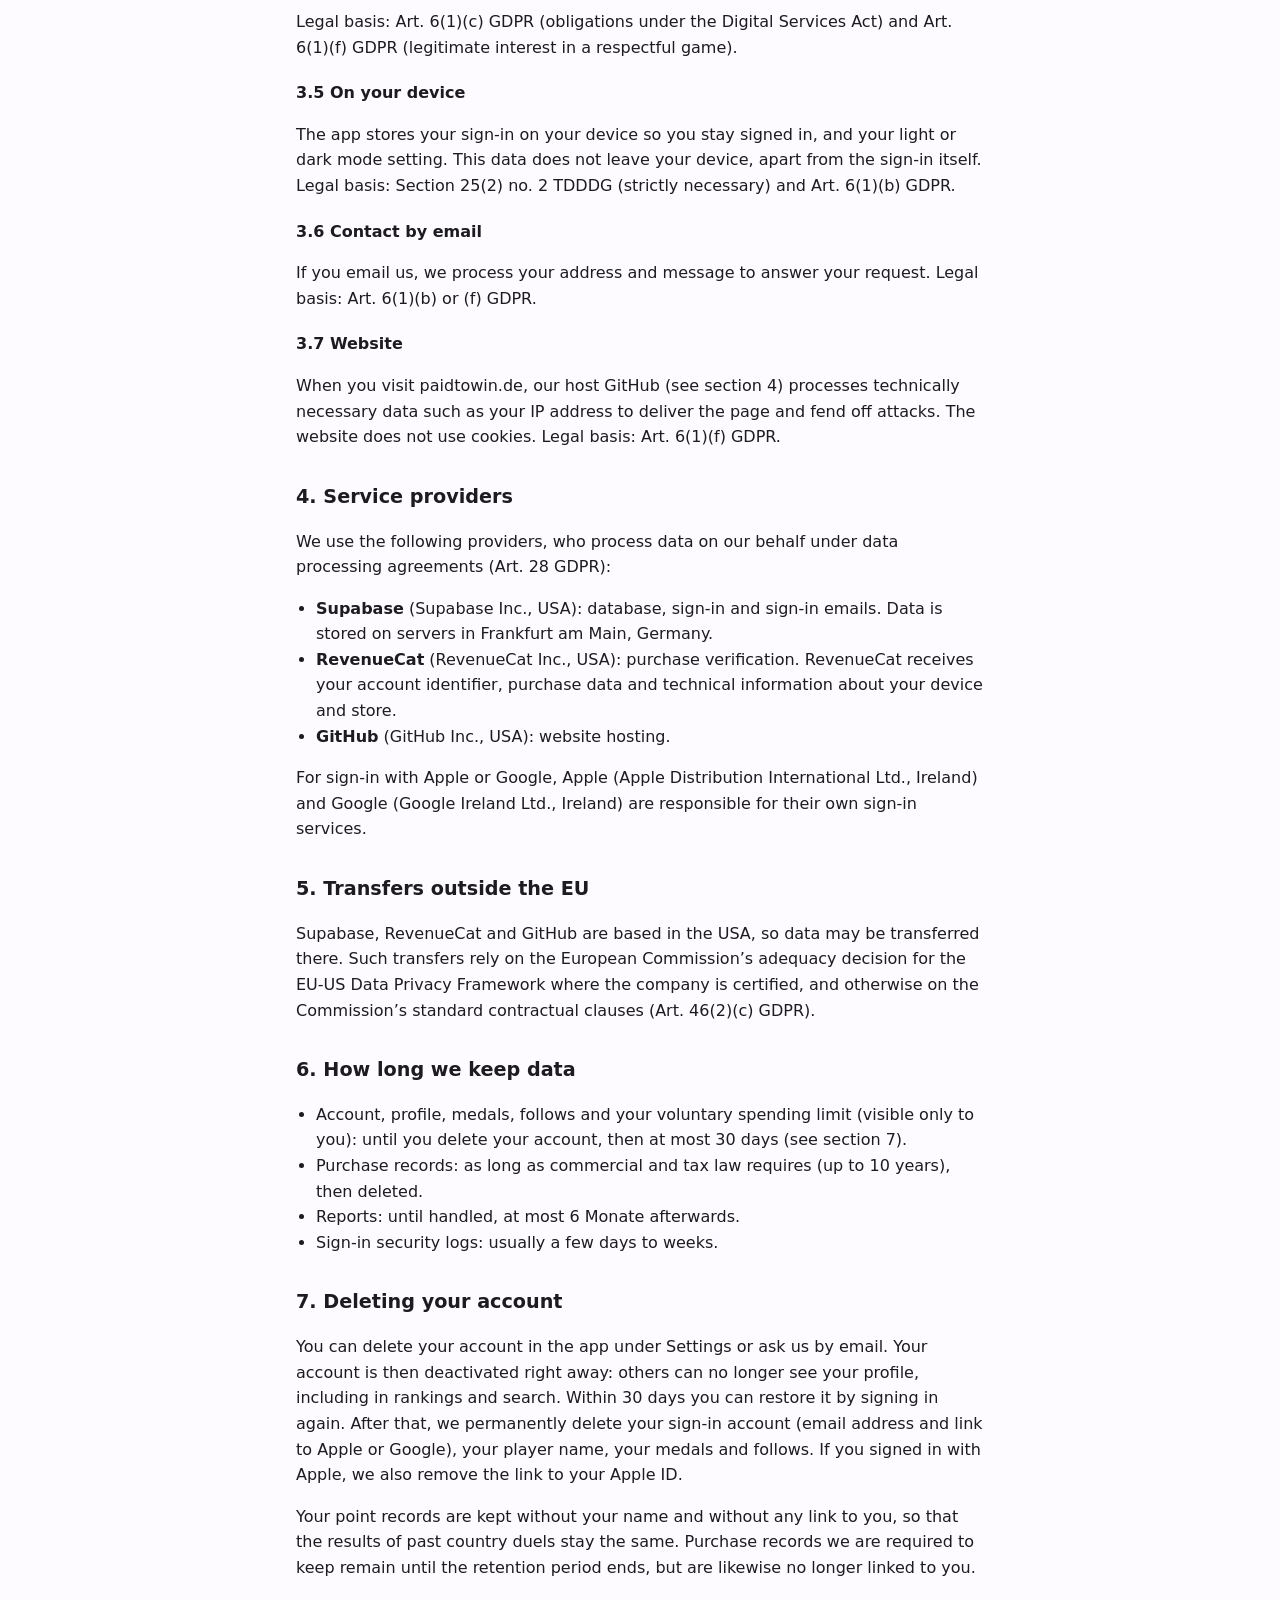
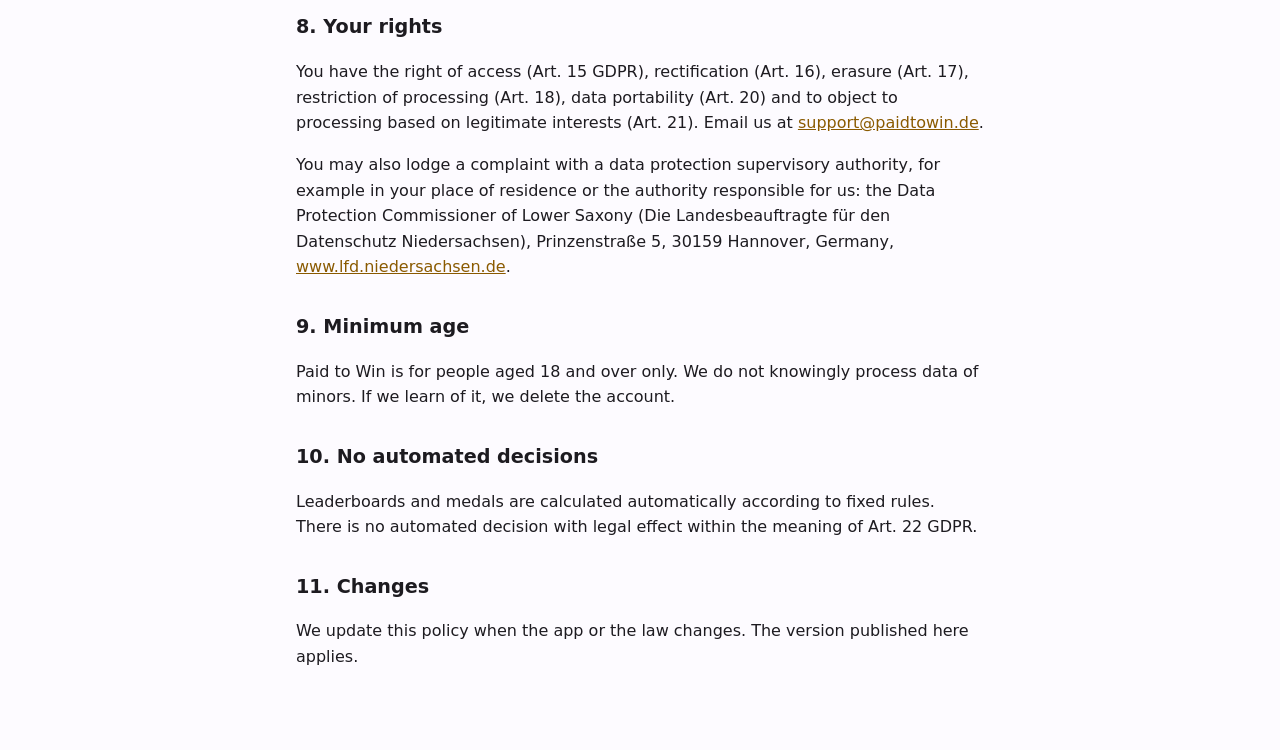
<file: en/privacy/index.html>
<!doctype html>
<html lang="en">
<head>
<meta charset="utf-8">
<meta name="viewport" content="width=device-width, initial-scale=1">
<title>Privacy Policy – Paid to Win</title>
<link rel="stylesheet" href="/stil.css">
</head>
<body>
<main>
<nav><a href="/en/">Paid to Win</a><a href="/en/press/">Press</a><a href="/en/imprint/">Imprint</a><a href="/en/privacy/">Privacy</a><a href="/">Deutsch</a></nav>
<h1>Privacy Policy</h1>
<p class="leise">Last updated: 22 October 2026. Applies to the app “Paid to Win” and the website paidtowin.de. If this translation differs from the German version, the German version prevails.</p>

<h2>1. Who is responsible?</h2>
<p>gek technolgy, owner Gordon Elias Kracht, c/o POSTFLEX PFX-785-033, Emsdettener Straße 10, 48268 Greven, Germany.<br>
Email: <a href="mailto:support@paidtowin.de">support@paidtowin.de</a></p>
<p>We have not appointed a data protection officer because we are not legally required to. Please send privacy questions to the email address above.</p>

<h2>2. In short</h2>
<ul>
<li>We only process what the game needs: your account, player name, country, points, ranks, medals and purchases.</li>
<li>Your player name, country, points, ranks and medals are visible to other signed-in players. That is the point of a leaderboard.</li>
<li>Payments are handled by Apple or Google. We never see payment details such as card numbers.</li>
<li>No ads, no tracking, no analytics tools.</li>
<li>You can delete your account at any time.</li>
</ul>

<h2>3. What we process and why</h2>

<h3>3.1 Account and sign-in</h3>
<p>You sign in with Apple, Google or a sign-in link sent by email. We receive your email address and an account identifier. With Sign in with Apple you can hide your email address; we then only receive a relay address from Apple. For security, technical data such as your IP address and the time of sign-in are logged.</p>
<p>Legal basis: Art. 6(1)(b) GDPR (contract for using the app) and, for security logs, Art. 6(1)(f) GDPR (legitimate interest in preventing abuse).</p>

<h3>3.2 Profile and leaderboards</h3>
<p>When you create your profile we store your player name, your country, the time you confirmed you are at least 18, and when you joined. From this and your purchases we calculate points, positions, ranks, medals and country duels. Player name, country, points, ranks, medals and the month you joined are visible to other signed-in players. If you follow other players, we store that.</p>
<p>Legal basis: Art. 6(1)(b) GDPR.</p>

<h3>3.3 Purchases</h3>
<p>You buy points through Apple’s App Store or Google Play. Apple and Google process the payment under their own responsibility and privacy policies. We only receive which package you bought and when, a transaction number and, where applicable, a refund. We use RevenueCat to verify purchases (see section 4). If Apple or Google refunds a purchase, we remove the points and the medals earned with them.</p>
<p>Legal basis: Art. 6(1)(b) GDPR and, for keeping purchase records, Art. 6(1)(c) GDPR (commercial and tax law obligations).</p>

<h3>3.4 Reports</h3>
<p>If you report an offensive player name, we store who reported whom, when, why, and the reported name. The reported player is not told who reported them.</p>
<p>Legal basis: Art. 6(1)(c) GDPR (obligations under the Digital Services Act) and Art. 6(1)(f) GDPR (legitimate interest in a respectful game).</p>

<h3>3.5 On your device</h3>
<p>The app stores your sign-in on your device so you stay signed in, and your light or dark mode setting. This data does not leave your device, apart from the sign-in itself. Legal basis: Section 25(2) no. 2 TDDDG (strictly necessary) and Art. 6(1)(b) GDPR.</p>

<h3>3.6 Contact by email</h3>
<p>If you email us, we process your address and message to answer your request. Legal basis: Art. 6(1)(b) or (f) GDPR.</p>

<h3>3.7 Website</h3>
<p>When you visit paidtowin.de, our host GitHub (see section 4) processes technically necessary data such as your IP address to deliver the page and fend off attacks. The website does not use cookies. Legal basis: Art. 6(1)(f) GDPR.</p>

<h2>4. Service providers</h2>
<p>We use the following providers, who process data on our behalf under data processing agreements (Art. 28 GDPR):</p>
<ul>
<li><strong>Supabase</strong> (Supabase Inc., USA): database, sign-in and sign-in emails. Data is stored on servers in Frankfurt am Main, Germany.</li>
<li><strong>RevenueCat</strong> (RevenueCat Inc., USA): purchase verification. RevenueCat receives your account identifier, purchase data and technical information about your device and store.</li>
<li><strong>GitHub</strong> (GitHub Inc., USA): website hosting.</li>
</ul>
<p>For sign-in with Apple or Google, Apple (Apple Distribution International Ltd., Ireland) and Google (Google Ireland Ltd., Ireland) are responsible for their own sign-in services.</p>

<h2>5. Transfers outside the EU</h2>
<p>Supabase, RevenueCat and GitHub are based in the USA, so data may be transferred there. Such transfers rely on the European Commission’s adequacy decision for the EU-US Data Privacy Framework where the company is certified, and otherwise on the Commission’s standard contractual clauses (Art. 46(2)(c) GDPR).</p>

<h2>6. How long we keep data</h2>
<ul>
<li>Account, profile, medals, follows and your voluntary spending limit (visible only to you): until you delete your account, then at most 30 days (see section 7).</li>
<li>Purchase records: as long as commercial and tax law requires (up to 10 years), then deleted.</li>
<li>Reports: until handled, at most 6 Monate afterwards.</li>
<li>Sign-in security logs: usually a few days to weeks.</li>
</ul>

<h2>7. Deleting your account</h2>
<p>You can delete your account in the app under Settings or ask us by email. Your account is then deactivated right away: others can no longer see your profile, including in rankings and search. Within 30 days you can restore it by signing in again. After that, we permanently delete your sign-in account (email address and link to Apple or Google), your player name, your medals and follows. If you signed in with Apple, we also remove the link to your Apple ID.</p>
<p>Your point records are kept without your name and without any link to you, so that the results of past country duels stay the same. Purchase records we are required to keep remain until the retention period ends, but are likewise no longer linked to you.</p>

<h2>8. Your rights</h2>
<p>You have the right of access (Art. 15 GDPR), rectification (Art. 16), erasure (Art. 17), restriction of processing (Art. 18), data portability (Art. 20) and to object to processing based on legitimate interests (Art. 21). Email us at <a href="mailto:support@paidtowin.de">support@paidtowin.de</a>.</p>
<p>You may also lodge a complaint with a data protection supervisory authority, for example in your place of residence or the authority responsible for us: the Data Protection Commissioner of Lower Saxony (Die Landesbeauftragte für den Datenschutz Niedersachsen), Prinzenstraße 5, 30159 Hannover, Germany, <a href="https://www.lfd.niedersachsen.de">www.lfd.niedersachsen.de</a>.</p>

<h2>9. Minimum age</h2>
<p>Paid to Win is for people aged 18 and over only. We do not knowingly process data of minors. If we learn of it, we delete the account.</p>

<h2>10. No automated decisions</h2>
<p>Leaderboards and medals are calculated automatically according to fixed rules. There is no automated decision with legal effect within the meaning of Art. 22 GDPR.</p>

<h2>11. Changes</h2>
<p>We update this policy when the app or the law changes. The version published here applies.</p>
</main>
</body>
</html>
</file>
<file: stil.css>
:root { --text: #1d1b20; --leise: #5f5b66; --grund: #fdfbff; --akzent: #8a5a00; --linie: #e3dfe8; }
@media (prefers-color-scheme: dark) {
  :root { --text: #e8e2ea; --leise: #b0a9b6; --grund: #151318; --akzent: #f5bd4f; --linie: #39343f; }
}
* { box-sizing: border-box; }
body { margin: 0; background: var(--grund); color: var(--text);
  font: 16px/1.6 system-ui, -apple-system, "Segoe UI", Roboto, sans-serif; }
main { max-width: 720px; margin: 0 auto; padding: 32px 16px 64px; }
h1 { font-size: 1.8rem; line-height: 1.2; margin: 0 0 8px; }
h2 { font-size: 1.2rem; margin: 32px 0 8px; }
h3 { font-size: 1rem; margin: 20px 0 4px; }
a { color: var(--akzent); }
nav { display: flex; gap: 16px; flex-wrap: wrap; font-size: .95rem; padding-bottom: 16px;
  border-bottom: 1px solid var(--linie); margin-bottom: 24px; }
.leise { color: var(--leise); font-size: .9rem; }
ul { padding-left: 20px; }
table.fakten { border-collapse: collapse; width: 100%; margin: 8px 0 16px; }
table.fakten th, table.fakten td { text-align: left; vertical-align: top; padding: 6px 12px 6px 0;
  border-bottom: 1px solid var(--linie); }
table.fakten th { width: 38%; font-weight: 600; }
.galerie { display: grid; grid-template-columns: repeat(auto-fill, minmax(140px, 1fr)); gap: 12px; margin: 12px 0; }
.galerie img { width: 100%; height: auto; border-radius: 12px; border: 1px solid var(--linie); display: block; }
.logos { display: grid; grid-template-columns: repeat(auto-fit, minmax(220px, 1fr)); gap: 12px; margin: 12px 0; }
.logos figure { margin: 0; }
.logos .flaeche { padding: 20px; border-radius: 12px; border: 1px solid var(--linie); }
.logos .flaeche img { width: 100%; height: auto; display: block; }
.logos .dunkel { background: #151318; }
.logos .hell { background: #fdfbff; }
.logos figcaption { font-size: .9rem; color: var(--leise); margin-top: 4px; }
.knopf { display: inline-block; padding: 10px 18px; border-radius: 999px; background: var(--akzent);
  color: var(--grund); text-decoration: none; font-weight: 600; margin: 8px 0; }
</file>
